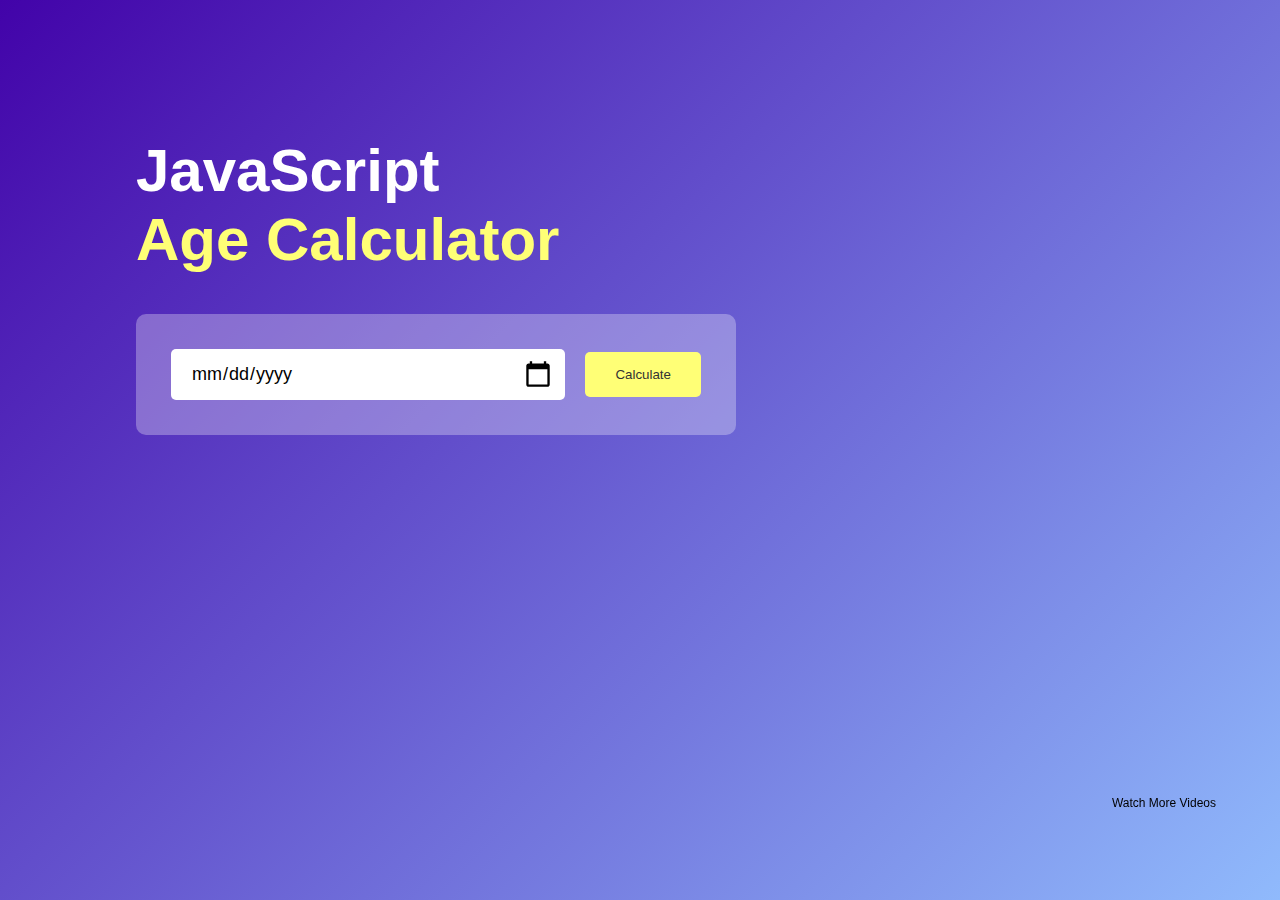
<file: Age Calculator/index.html>
<!DOCTYPE html>
<html>
<head>
    <meta name="viewport" content="width=device-width, initial-scale=1.0">
    <title>Age Calculator - Easy Tutorials</title>
    <link rel="stylesheet" href="style.css">
</head>
<body>
<div class="container">
    <div class="calculator">
        <h1>JavaScript<br><span>Age Calculator</span></h1>
        <div class="input-box">
            <input type="date" id="date">
            <button onclick="calculateAge()">Calculate</button>
        </div>
        <p id="result"></p>
    </div>
</div>

<script>

let userInput = document.getElementById("date");
userInput.max = new Date().toISOString().split("T")[0];
let result = document.getElementById("result");

function calculateAge(){
    let birthDate = new Date(userInput.value);

    let d1 = birthDate.getDate();
    let m1 = birthDate.getMonth() + 1;
    let y1 = birthDate.getFullYear();

    let today = new Date();

    let d2 = today.getDate();
    let m2 = today.getMonth() + 1;
    let y2 = today.getFullYear();

    let d3, m3, y3;

    y3 = y2 - y1;

    if(m2 >= m1){
        m3 = m2 - m1;
    }else{
        y3--;
        m3 = 12 + m2 - m1;
    }

    if(d2 >= d1){
        d3 = d2 - d1;
    }else{
        m3--;
        d3 = getDaysInMonth(y1, m1) + d2 - d1;
    }
    if(m3 < 0){
        m3 = 11;
        y3--;
    }
    result.innerHTML = `You are <span>${y3}</span> years, <span>${m3}</span> months and <span>${d3}</span> days old`;
}

function getDaysInMonth(year, month){
    return new Date(year, month, 0).getDate();
}


</script>
<a href="https://www.youtube.com/channel/UCkjoHfkLEy7ZT4bA2myJ8xA?sub_confirmation=1" class="watch-link">Watch More Videos</a>
</body>
</html>
</file>
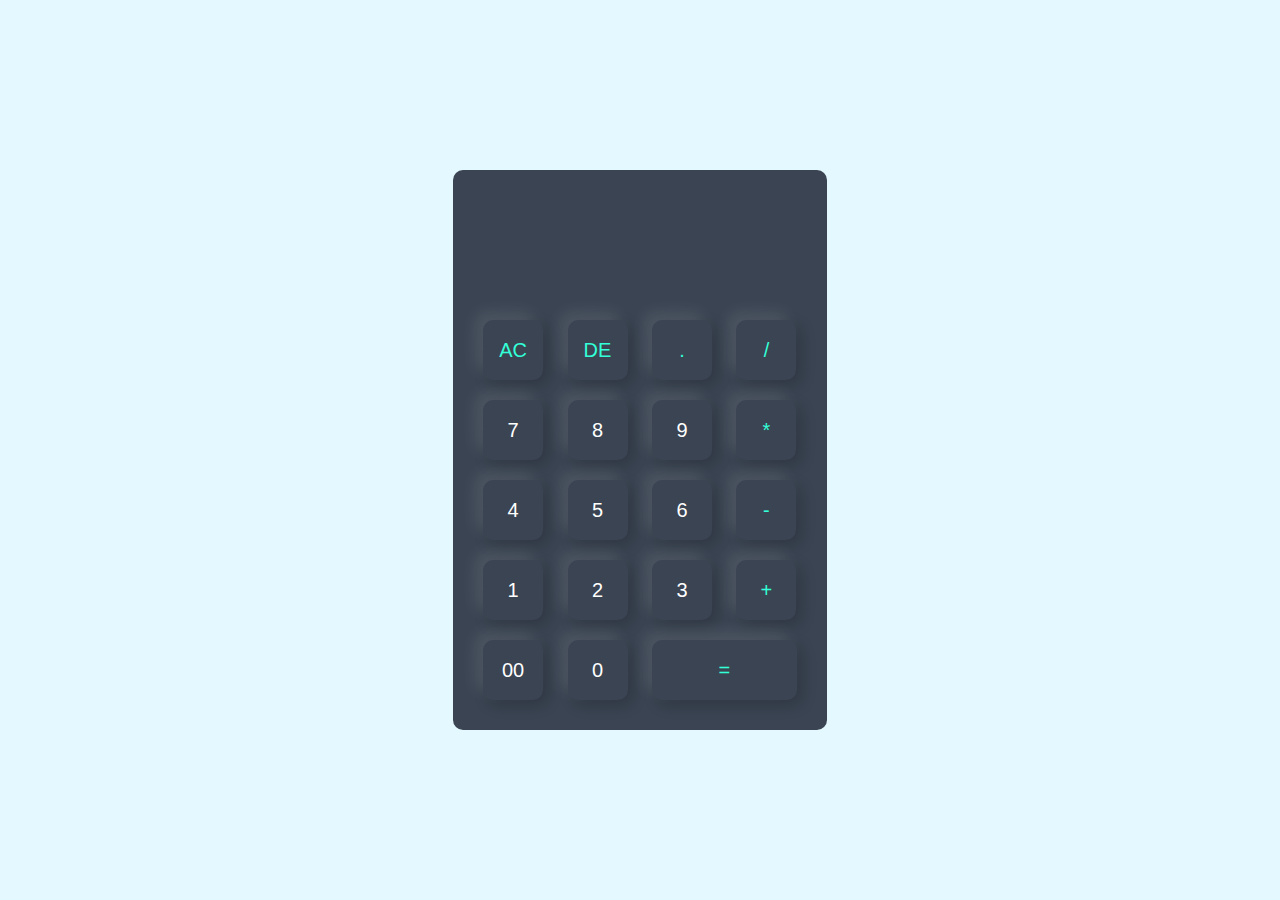
<file: Calculator/index.html>
<!DOCTYPE html>
<html>
<head>
    <meta name="viewport" content="width=device-width, initial-scale=1.0">
    <title>Calculator using javascript - Easy Tutorials</title>
    <link rel="stylesheet" href="style.css">
</head>
<body>

<div class="container">
  <div class="calculator">
    <form>
      <div class="display">
        <input type="text" name="display">
      </div>
      <div>
        <input type="button" value="AC" onclick="display.value = '' " class="operator">
        <input type="button" value="DE" onclick="display.value =  display.value.toString().slice(0,-1)" class="operator">
        <input type="button" value="." onclick="display.value += '.' " class="operator">
        <input type="button" value="/" onclick="display.value += '/' " class="operator">
      </div>
      <div>
        <input type="button" value="7" onclick="display.value += '7' ">
        <input type="button" value="8" onclick="display.value += '8' ">
        <input type="button" value="9" onclick="display.value += '9' ">
        <input type="button" value="*" onclick="display.value += '*' " class="operator">
      </div>
      <div>
        <input type="button" value="4" onclick="display.value += '4' ">
        <input type="button" value="5" onclick="display.value += '5' ">
        <input type="button" value="6" onclick="display.value += '6' ">
        <input type="button" value="-" onclick="display.value += '-' " class="operator">
      </div>
      <div>
        <input type="button" value="1" onclick="display.value += '1' ">
        <input type="button" value="2" onclick="display.value += '2' ">
        <input type="button" value="3" onclick="display.value += '3' ">
        <input type="button" value="+" onclick="display.value += '+' " class="operator">
      </div>
      <div>
        <input type="button" value="00" onclick="display.value += '00' ">
        <input type="button" value="0" onclick="display.value += '0' ">
        <input type="button" value="=" onclick="display.value = eval(display.value)" class="equal operator">
       
      </div>
    </form>
  </div>
</div>


</body>
</html>
</file>
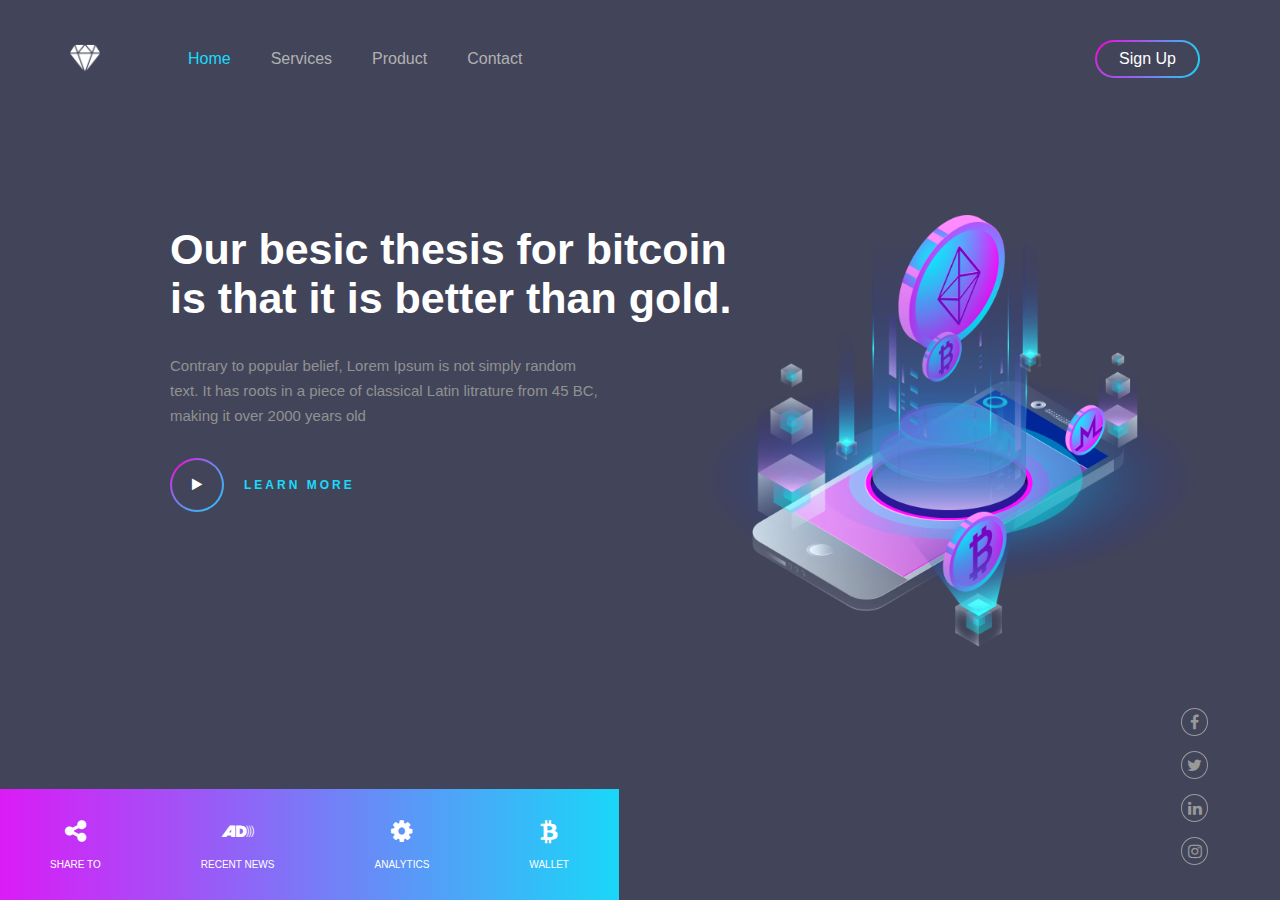
<file: Crypto Webpage/index.html>
<html>
<head>
    <title>Crypto Currency Web App - Easy Tutorials</title>
    <link rel="stylesheet" href="style.css">
    <link rel="stylesheet" href="https://stackpath.bootstrapcdn.com/font-awesome/4.7.0/css/font-awesome.min.css">
        
</head>
<body>  
    <div class="container">
        <div class="menu">
            <ul>
                <li class="logo"><img src="diamond.png"></li>
                <li class="active">Home</li>
                <li>Services</li>
                <li>Product</li>
                <li>Contact</li>
                <li><a href="#" class="signup-btn"><span>Sign Up</span></a></li>
            </ul>
        </div>
        <div class="banner">
            <div class="app-text">
                <h1>Our besic thesis for bitcoin<br>is that it is better than gold.</h1>
                <p>Contrary to popular belief, Lorem Ipsum is not simply random<br> text. It has roots in a piece of classical Latin litrature from 45 BC,<br>making it over 2000 years old</p>
                <div class="play-btn">
                    <div class="play-btn-inner"><i class="fa fa-play"></i></div>
                    <small><b>LEARN MORE</b></small>
                </div>
            </div>
            <div class="app-picture">
                <img src="Artboard.png">
            </div>
        </div>
        <div class="quick-links">
        <ul>
        <li><i class="fa fa-share-alt"></i><p>SHARE TO</p></li>
        <li><i class="fa fa-audio-description"></i><p>RECENT NEWS</p></li>
        <li><i class="fa fa-cog"></i><p>ANALYTICS</p></li>
        <li><i class="fa fa-btc"></i><p>WALLET</p></li>
        </ul>
        </div>
        <div class="social-icons">
            <ul>
                <li><a href="#"><i class="fa fa-facebook"></i></a></li>
                <li><a href="#"><i class="fa fa-twitter"></i></a></li>
                <li><a href="#"><i class="fa fa-linkedin"></i></a></li>
                <li><a href="#"><i class="fa fa-instagram"></i></a></li>
            </ul>
        </div>
    </div>
    
    
    

</body>
</html>
</file>
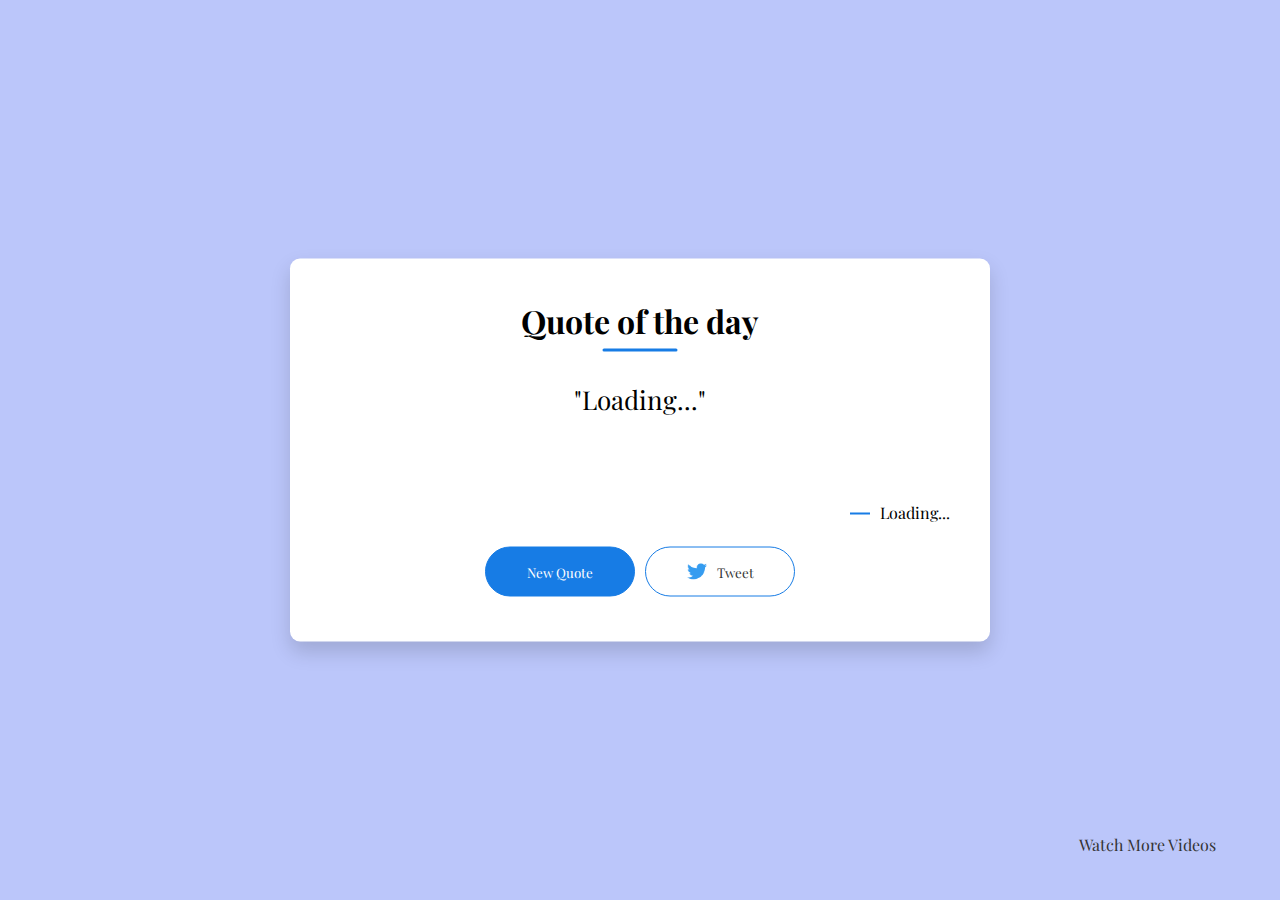
<file: daily-quote/index.html>
<!DOCTYPE html>
<html>
<head>
    <meta name="viewport" content="width=device-width, initial-scale=1.0">
    <title>Quote of the day</title>
    <link rel="stylesheet" href="style.css">
</head>
<body>

 <div class="quote-box">
    <h2>Quote of the day</h2>
    <blockquote id="quote">Loading...</blockquote>
    <span id="author">Loading...</span>
    <div>
        <button onclick="getquote(api_url)">New Quote</button>
        <button onclick="tweet()"><img src="twitter.png">Tweet</button>
    </div>
 </div>

<script>
const quote = document.getElementById("quote");
const author = document.getElementById("author");
const api_url = "https://api.quotable.io/random";

async function getquote(url){
    const response = await fetch(url);
    var data = await response.json();
    
    quote.innerHTML = data.content;
    author.innerHTML = data.author;
}

getquote(api_url);

function tweet(){
    window.open("https://twitter.com/intent/tweet?text=" + quote.innerHTML + "---- by " + author.innerHTML, "Tweet Window", "width=600, height=300");
}

</script>

<a href="https://www.youtube.com/channel/UCkjoHfkLEy7ZT4bA2myJ8xA?sub_confirmation=1" class="watch-link">Watch More Videos</a>
</body>
</html>
</file>
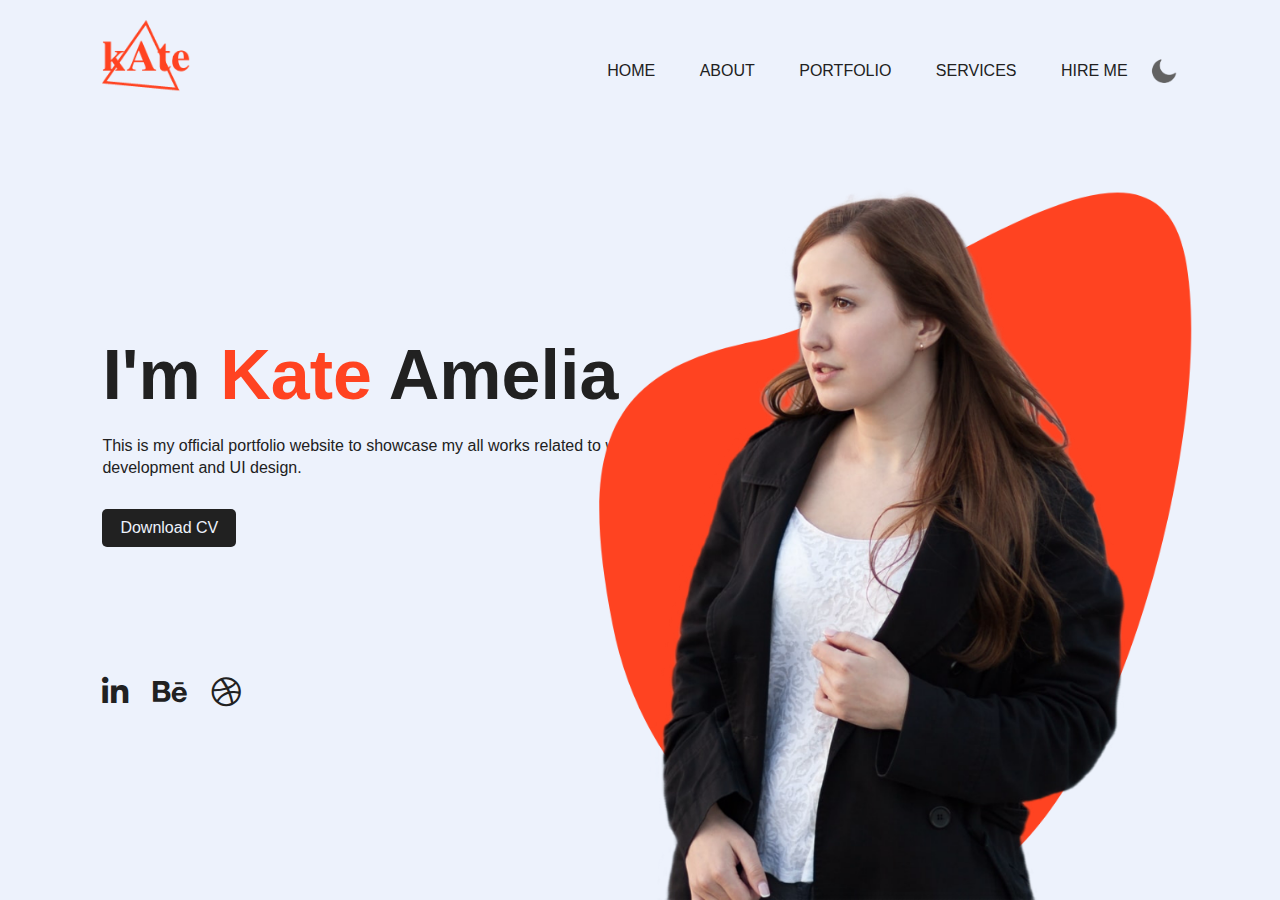
<file: Dark Theme LocalStorage/index.html>
<html>
<head>
    <title>Portfolio Website - Easy Tutorials</title>
    <link rel="stylesheet" href="style.css">
    <link rel="stylesheet" href="https://cdnjs.cloudflare.com/ajax/libs/font-awesome/5.15.1/css/all.min.css">
</head>
<body>
   <div class="hero">
       <nav>
           <img src="images/logo.png" class="logo">
           <ul>
               <li><a href="">HOME</a></li>
               <li><a href="">ABOUT</a></li>
               <li><a href="">PORTFOLIO</a></li>
               <li><a href="">SERVICES</a></li>
               <li><a href="">HIRE ME</a></li>
           </ul>
           <img src="images/moon.png" id="icon">
       </nav>
       
       <div class="info">
           <h1>I'm <span>Kate</span> Amelia</h1>
           <p>This is my official portfolio website to showcase my all works related to web<br>development and UI design.</p>
           <a href="">Download CV</a>
       </div>
       
       <div class="img-box">
           <img src="images/pattern.png" class="back-img">
           <img src="images/girl.png" class="main-img">
       </div>
       
       <div class="social-links">
           <a href=""><i class="fab fa-linkedin-in"></i></a>
           <a href=""><i class="fab fa-behance"></i></a>
           <a href=""><i class="fab fa-dribbble"></i></a>
       </div>
   </div>
       
<script>
    
    var icon = document.getElementById("icon");
    
    
    
    if(localStorage.getItem("theme") == null){
        localStorage.setItem("theme", "light");
    }
    
    
    
    let localData = localStorage.getItem("theme");
    
    if(localData == "light"){
        icon.src = "images/moon.png";
        document.body.classList.remove("dark-theme");
    }
    else if(localData == "dark"){
        icon.src = "images/sun.png";
        document.body.classList.add("dark-theme");
    }
    
    
    
    
    icon.onclick = function(){
        document.body.classList.toggle("dark-theme");
        if(document.body.classList.contains("dark-theme")){
            icon.src = "images/sun.png";
            localStorage.setItem("theme", "dark");
        }else{
            icon.src = "images/moon.png";
            localStorage.setItem("theme", "light");
        }
    }
    
    
</script>

</body>
</html>
</file>
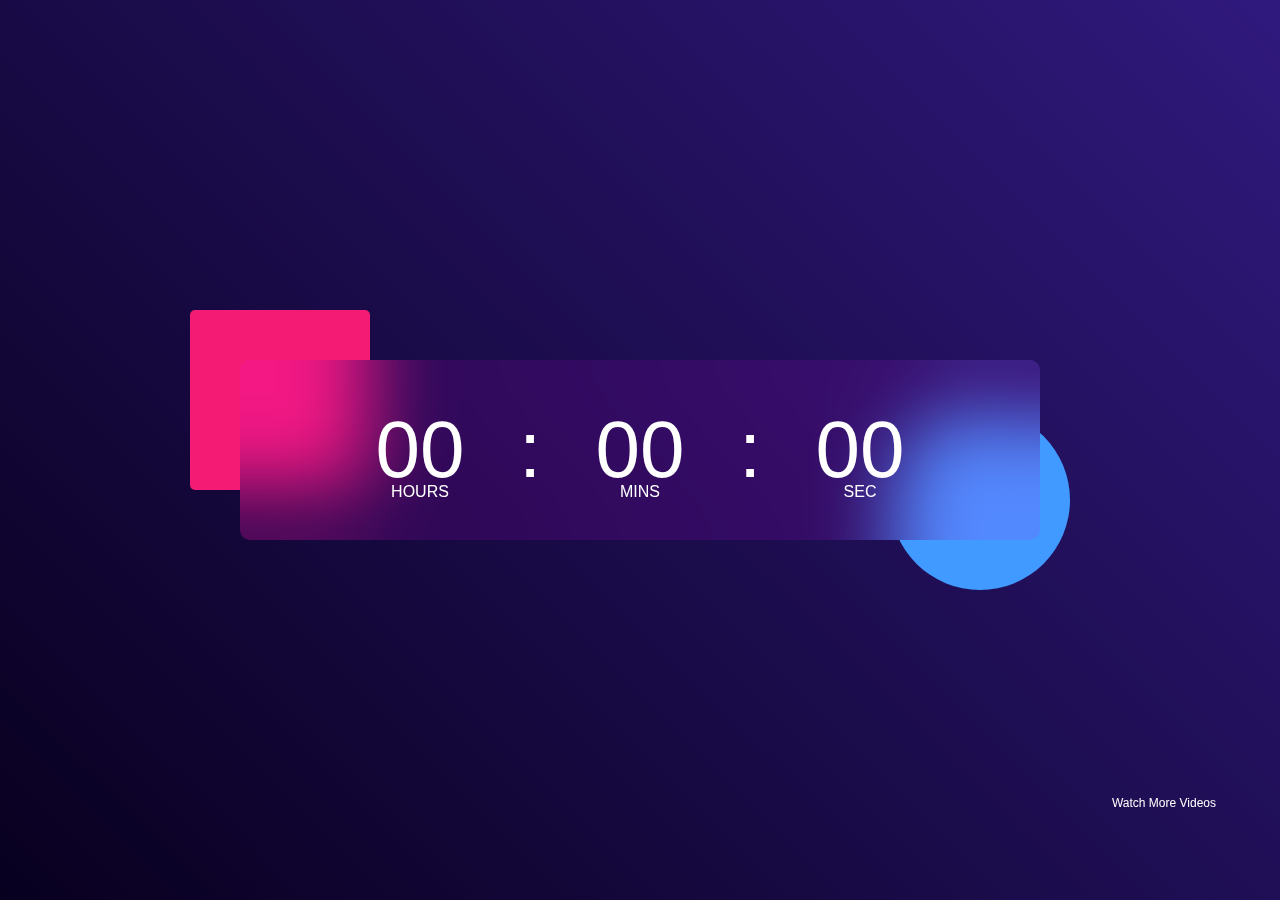
<file: DigitalClock/index.html>
<!DOCTYPE html>
<html>
<head>
    <meta name="viewport" content="width=device-width, initial-scale=1.0">
    <title>Digital Clock Using JavaScript - Easy Tutorials</title>
    <link rel="stylesheet" href="style.css">
</head>
<body>
<div class="hero">
    <div class="container">
        <div class="clock">
            <span id="hrs">00</span>
            <span>:</span>
            <span id="min">00</span>
            <span>:</span>
            <span id="sec">00</span>
        </div>
    </div>
</div>
    
<script>

let hrs = document.getElementById("hrs");
let min = document.getElementById("min");
let sec = document.getElementById("sec");

setInterval(()=>{
    let currentTime = new Date();

    hrs.innerHTML = (currentTime.getHours()<10?"0":"") + currentTime.getHours();
    min.innerHTML = (currentTime.getMinutes()<10?"0":"") + currentTime.getMinutes();
    sec.innerHTML = (currentTime.getSeconds()<10?"0":"") + currentTime.getSeconds();
},1000)



</script>
<a href="https://www.youtube.com/channel/UCkjoHfkLEy7ZT4bA2myJ8xA?sub_confirmation=1" class="watch-link">Watch More Videos</a>
</body>
</html>
</file>
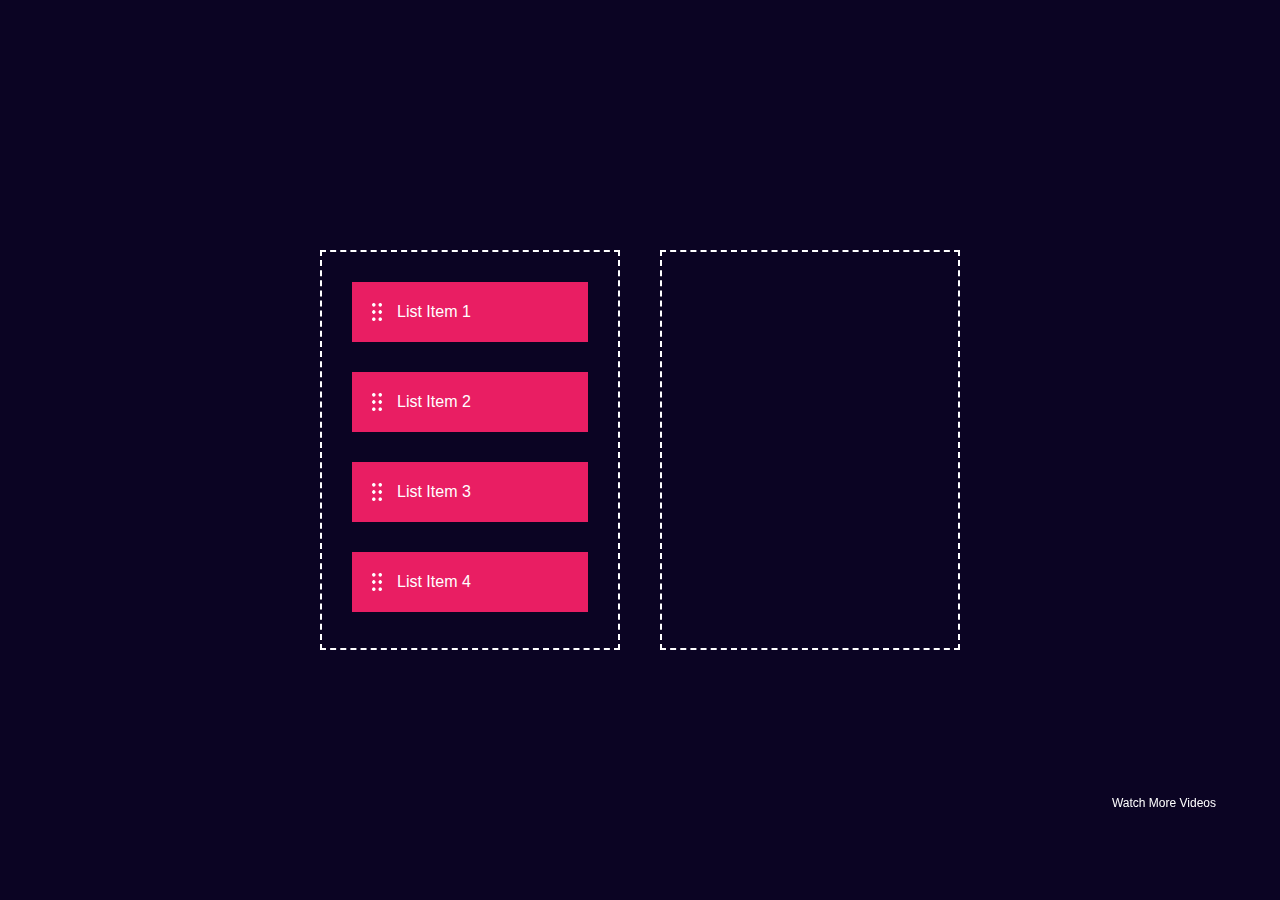
<file: Drag&Drop/index.html>
<!DOCTYPE html>
<html>
<head>
    <meta name="viewport" content="width=device-width, initial-scale=1.0">
    <title>Drag & Drop Using JavaScript - Easy Tutorials</title>
    <link rel="stylesheet" href="style.css">
</head>
<body>

<div class="container">
    <div id="left">
        <div class="list" draggable="true"><img src="icon.png"> List Item 1</div>
        <div class="list" draggable="true"><img src="icon.png"> List Item 2</div>
        <div class="list" draggable="true"><img src="icon.png"> List Item 3</div>
        <div class="list" draggable="true"><img src="icon.png"> List Item 4</div>
    </div>
    <div id="right"></div>
</div>

<script>

let lists = document.getElementsByClassName("list");
let rightBox = document.getElementById("right");
let leftBox = document.getElementById("left");

for(list of lists){
    list.addEventListener("dragstart", function(e){
        let selected = e.target;

        rightBox.addEventListener("dragover", function(e){
            e.preventDefault();
        });
        rightBox.addEventListener("drop", function(e){
            rightBox.appendChild(selected);
            selected = null;
        });

        leftBox.addEventListener("dragover", function(e){
            e.preventDefault();
        });
        leftBox.addEventListener("drop", function(e){
            leftBox.appendChild(selected);
            selected = null;
        });
    })
}

</script>
<a href="https://www.youtube.com/channel/UCkjoHfkLEy7ZT4bA2myJ8xA?sub_confirmation=1" class="watch-link">Watch More Videos</a>
</body>
</html>
</file>
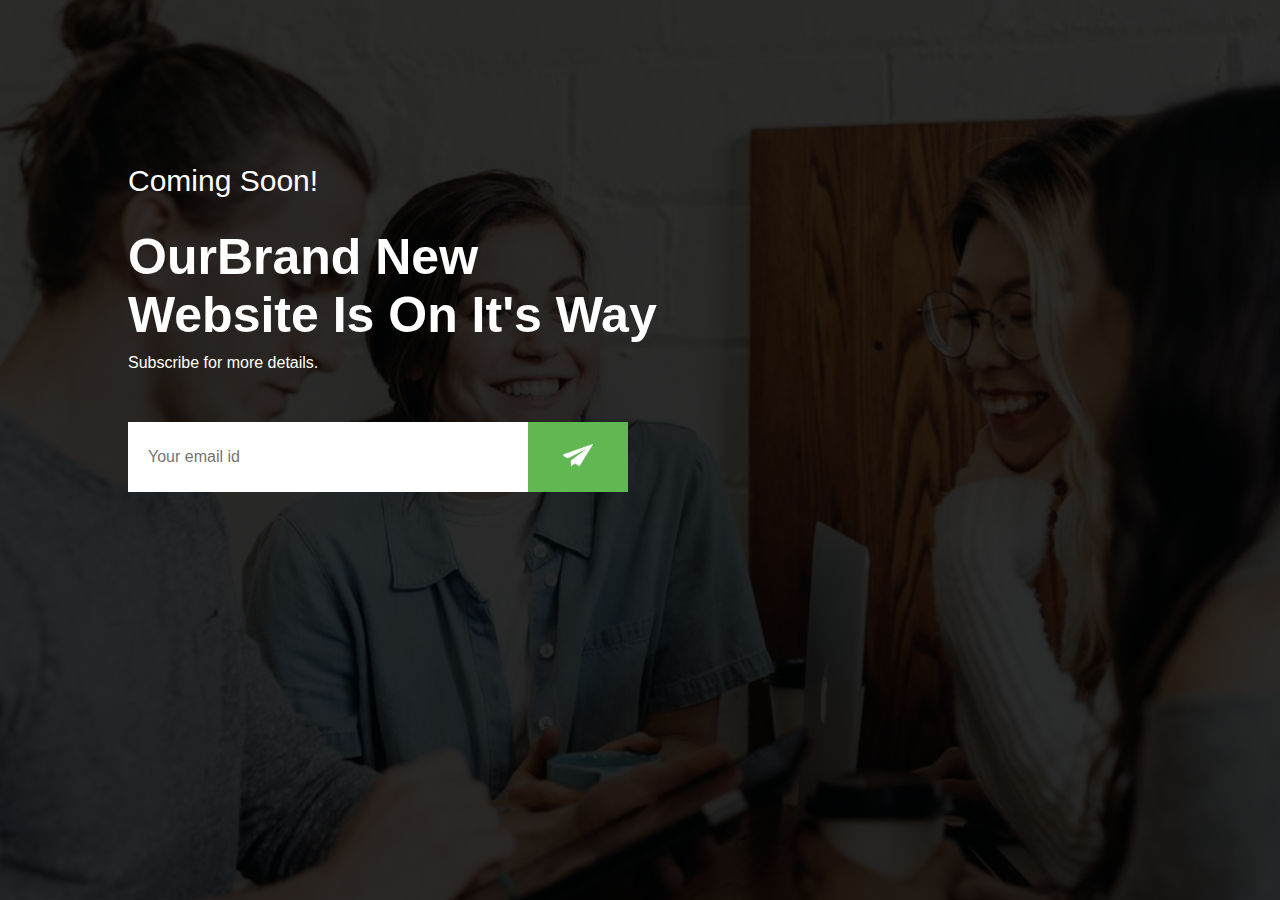
<file: email-subscription/index.html>
<!DOCTYPE html>
<html>
<head>
    <meta name="viewport" content="width=device-width, initial-scale=1.0">
    <title>Subscribe Form To Google Sheet - Easy Tutorials</title>
    <link rel="stylesheet" href="style.css">
</head>
<body>
<div class="hero">
    <h3>Coming Soon!</h3>
    <h1>OurBrand New<br>Website Is On It's Way</h1>
    <p>Subscribe for more details.</p>
    <form name="submit-to-google-sheet">
        <input type="email" name="Email" placeholder="Your email id" required>
        <button type="submit"><img src="send-icon.png" width="30px"></button>
    </form>
    <span id="msg"></span>
</div>

<script>
    const scriptURL = 'Your_Add_URL' // Write your own app script url here
    const form = document.forms['submit-to-google-sheet']
    const msg = document.getElementById("msg")
  
    form.addEventListener('submit', e => {
      e.preventDefault()
      fetch(scriptURL, { method: 'POST', body: new FormData(form)})
        .then(response => {
            msg.innerHTML = "Thank You For Subscribing!"
            setTimeout(function(){
                msg.innerHTML = ""
            },5000)
            form.reset()
        })
        .catch(error => console.error('Error!', error.message))
    })
  </script>
</body>
</html>
</file>
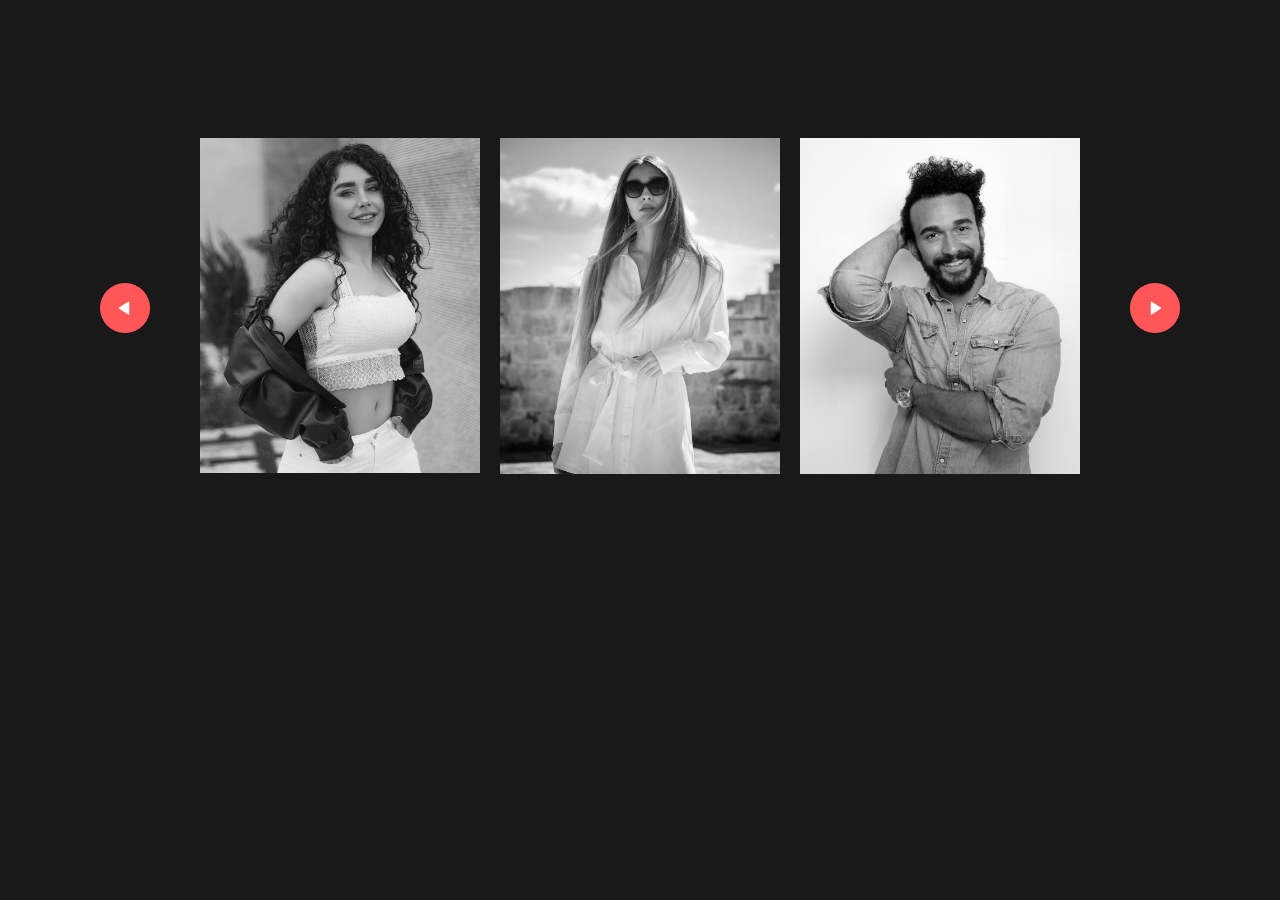
<file: h-scroll-slider/index.html>
<!DOCTYPE html>
<html>
<head>
    <meta name="viewport" content="width=device-width, initial-scale=1.0">
    <title>Horizontal Scroll Image Gallery</title>
    <link rel="stylesheet" href="style.css">
</head>
<body>
    <div class="gallery-wrap">
        <img src="images/back.png" id="backBtn">
        <div class="gallery">
            <div>
                <span><img src="images/image-1.png"></span>
                <span><img src="images/image-2.png"></span>
                <span><img src="images/image-3.png"></span>
            </div>
            <div>
                <span><img src="images/image-4.png"></span>
                <span><img src="images/image-5.png"></span>
                <span><img src="images/image-6.png"></span>
            </div>
        </div>
        <img src="images/next.png" id="nextBtn">
    </div>
    
<script>

    let scrollContainer = document.querySelector(".gallery");
    let backBtn = document.getElementById("backBtn");
    let nextBtn = document.getElementById("nextBtn");

    scrollContainer.addEventListener("wheel", (evt) => {
        evt.preventDefault();
        scrollContainer.scrollLeft += evt.deltaY;
        scrollContainer.style.scrollBehavior = "auto";
    });

    nextBtn.addEventListener("click", ()=>{
        scrollContainer.style.scrollBehavior = "smooth";
        scrollContainer.scrollLeft += 900;
    });

    backBtn.addEventListener("click", ()=>{
        scrollContainer.style.scrollBehavior = "smooth";
        scrollContainer.scrollLeft -= 900;
    });

</script>         

</body>
</html>
</file>
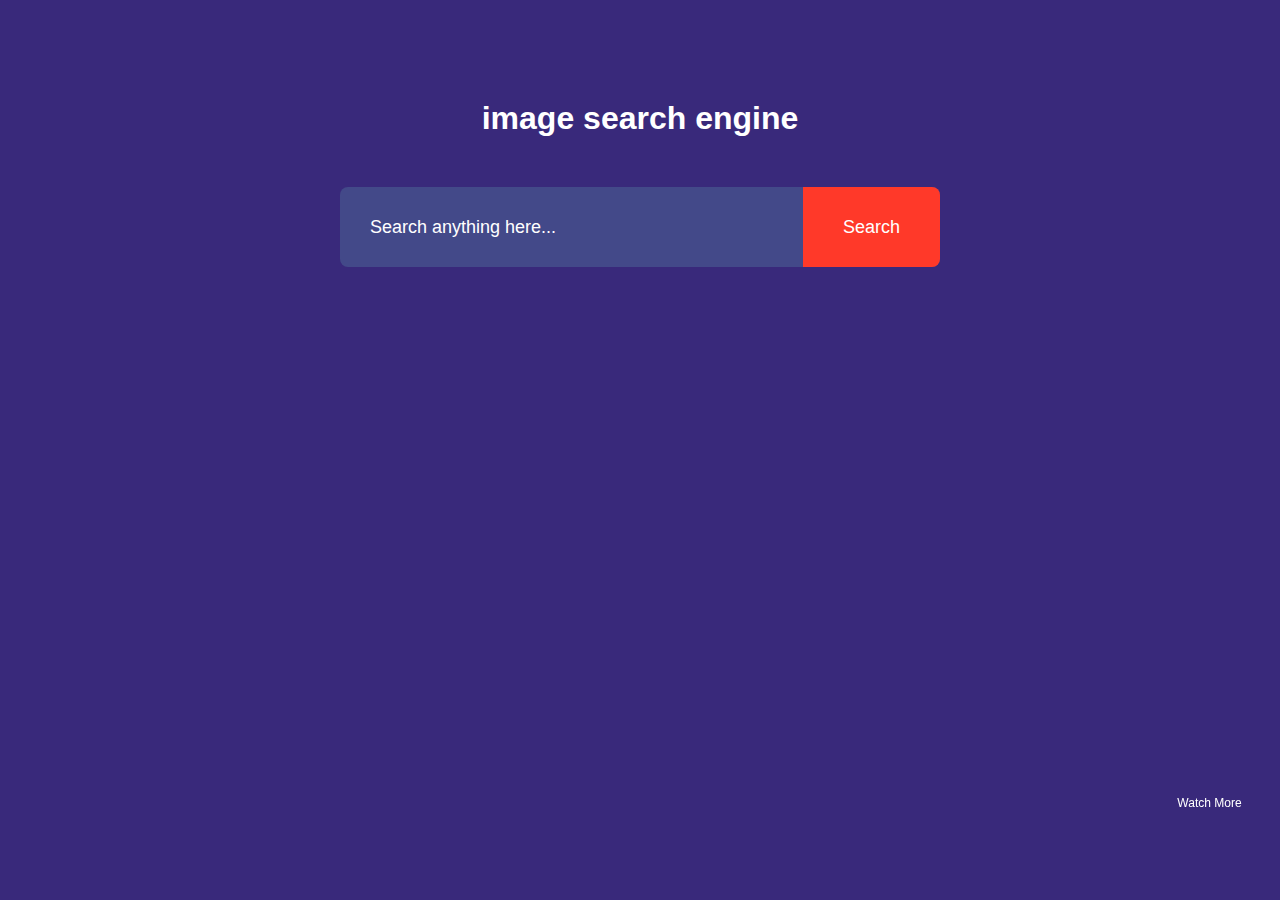
<file: imageSearch/index.html>
<!DOCTYPE html>
<html>
<head>
    <meta name="viewport" content="width=device-width, initial-scale=1.0">
    <title>Image Search Engine - Easy Tutorials</title>
    <link rel="stylesheet" href="style.css">
</head>
<body>
<h1>image search engine</h1>
<form id="search-form">
  <input type="text" id="search-box" placeholder="Search anything here...">
  <button>Search</button>
</form>
<div id="search-result"></div>
<button id="show-more-btn">Show more</button>

<script src="script.js"></script>
<a href="https://www.youtube.com/channel/UCkjoHfkLEy7ZT4bA2myJ8xA?sub_confirmation=1" class="watch-link">Watch More</a>
</body>
</html>
</file>
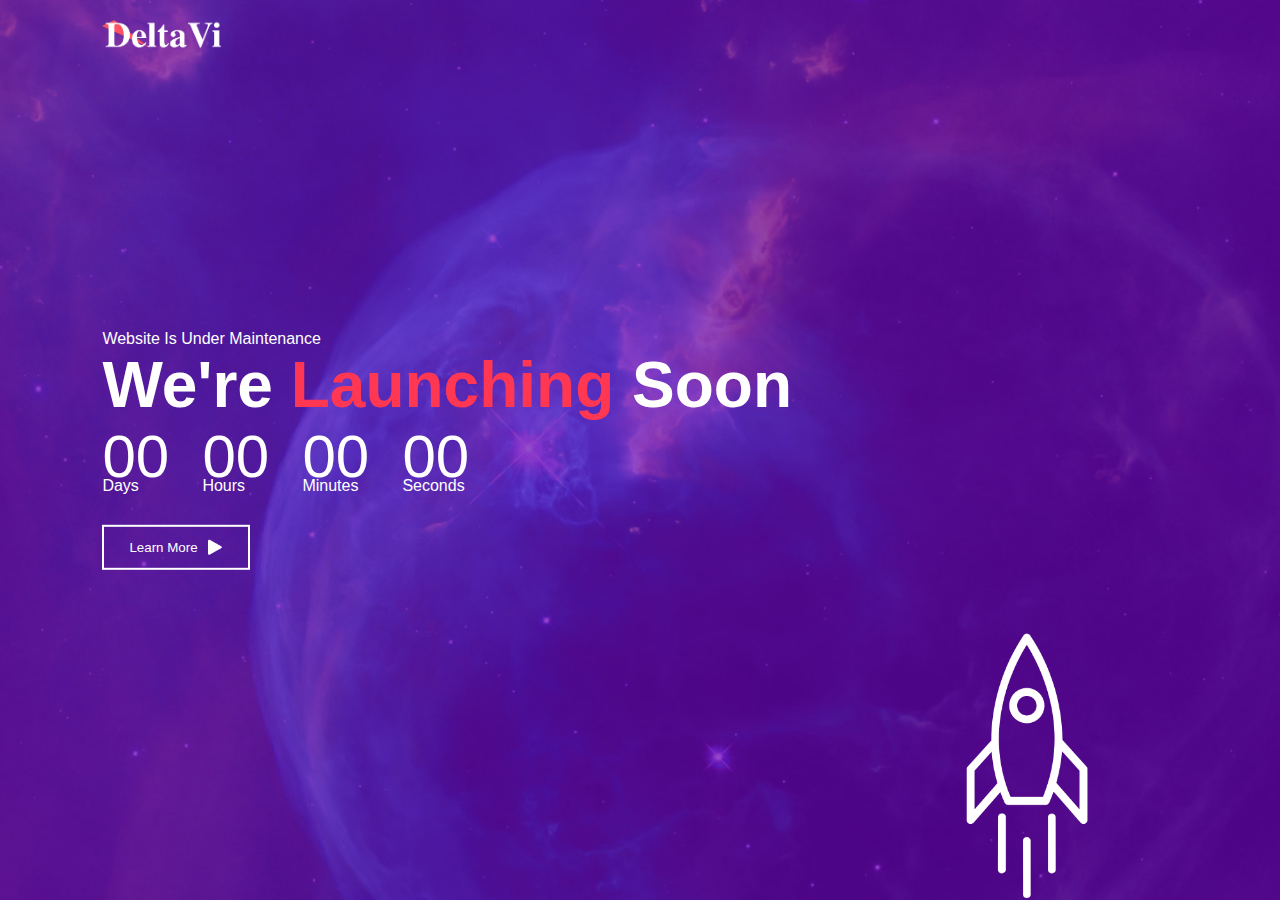
<file: Launching Soon/index.html>
<!DOCTYPE html>
<html>
<head>
    <meta name="viewport" content="width=device-width, initial-scale=1.0">
    <title>Coming Soon Page - Easy Tutorials</title>
    <link href="style.css" rel="stylesheet" type="text/css">
</head>
<body>
<div class="container">
    <img src="images/logo.png" class="logo">

    <div class="content">
        <p>Website Is Under Maintenance</p>
        <h1>We're <span>Launching</span> Soon</h1>
        <div class="launch-time">
            <div>
                <p id="days">00</p>
                <span>Days</span>
            </div>
            <div>
                <p id="hours">00</p>
                <span>Hours</span>
            </div>
            <div>
                <p id="minutes">00</p>
                <span>Minutes</span>
            </div>
            <div>
                <p id="seconds">00</p>
                <span>Seconds</span>
            </div>
        </div>
        <button type="button">Learn More <img src="images/triangle.png"></button>
    </div>
    <img src="images/rocket.png" class="rocket">
</div>

<script>
    var countDownDate = new Date("Oct 16, 2021 05:05:00").getTime();
    var x = setInterval(function(){
        var now = new Date().getTime();
        var distance = countDownDate - now;

        var days = Math.floor(distance / (1000 * 60 * 60 * 24));
        var hours = Math.floor((distance % (1000 * 60 * 60 * 24)) / (1000 * 60 * 60));
        var minutes = Math.floor((distance % (1000 * 60 * 60)) / (1000 * 60));
        var seconds = Math.floor((distance % (1000 * 60)) / 1000);

        document.getElementById("days").innerHTML = days;
        document.getElementById("hours").innerHTML = hours;
        document.getElementById("minutes").innerHTML = minutes;
        document.getElementById("seconds").innerHTML = seconds;

        if(distance < 0){
            clearInterval(x);
            document.getElementById("days").innerHTML = "00";
            document.getElementById("hours").innerHTML = "00";
            document.getElementById("minutes").innerHTML = "00";
            document.getElementById("seconds").innerHTML = "00";
        }

    },1000);


</script>

</body>
</html>
</file>
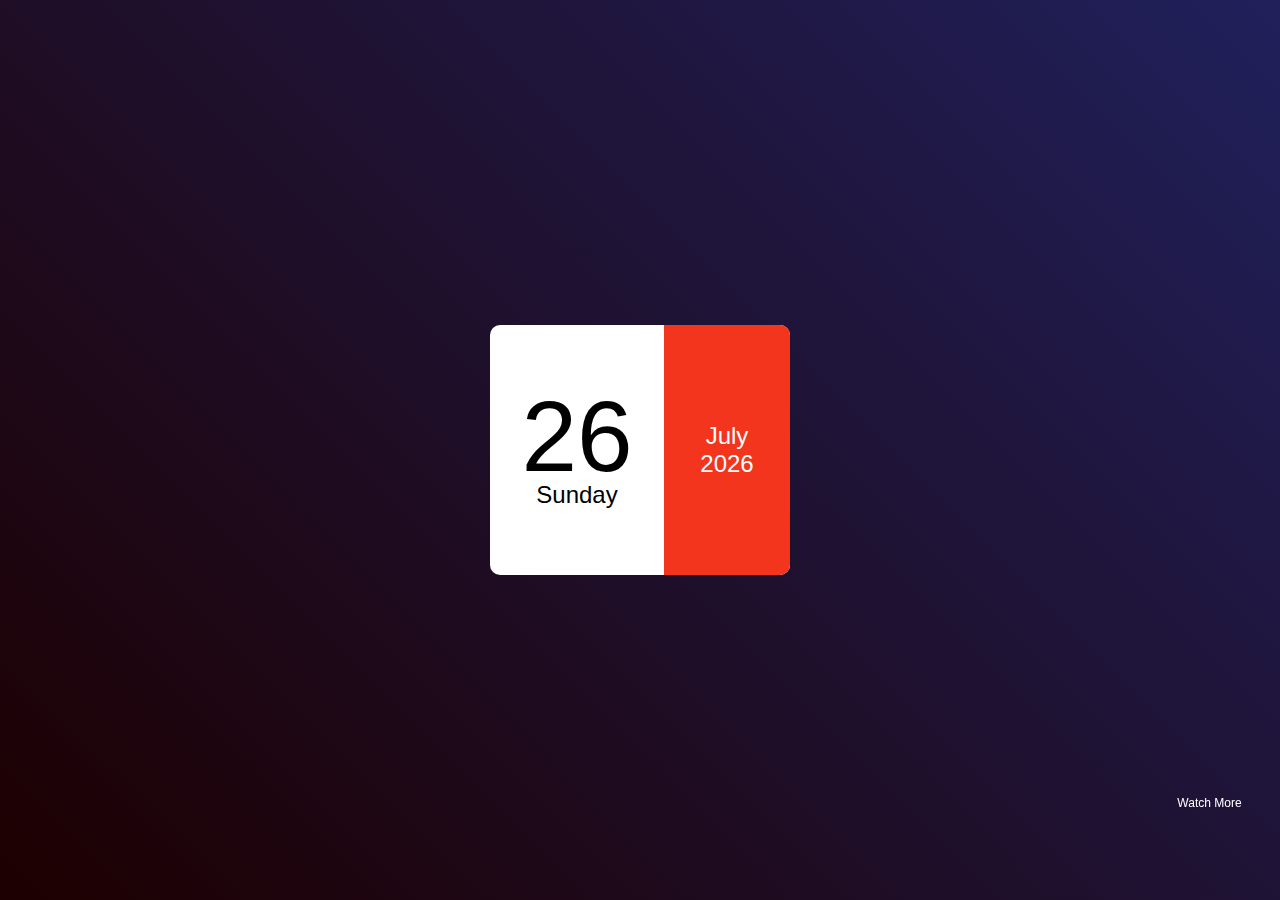
<file: Mini Calendar/index.html>
<!DOCTYPE html>
<html>
<head>
    <meta name="viewport" content="width=device-width, initial-scale=1.0">
    <title>Mini Calendar Using JavaScript - GreatStack</title>
    <link rel="stylesheet" href="style.css">
</head>
<body>
<div class="hero">
    <div class="calendar">
        <div class="left">
            <p id="date">01</p>
            <p id="day">Sunday</p>
        </div>
        <div class="right">
            <p id="month">January</p>
            <p id="year">2020</p>
        </div>
    </div>
</div>

<a href="https://www.youtube.com/channel/UCkjoHfkLEy7ZT4bA2myJ8xA?sub_confirmation=1" class="watch-link">Watch More</a>

<script>

const date = document.getElementById("date");
const day = document.getElementById("day");
const month = document.getElementById("month");
const year = document.getElementById("year");

const today = new Date();

const weekDays = ["Sunday","Monday","Tuesday","Wednesday","Thursday","Friday","Saturday"];
const allMonths = ["January","February","March","April","May","June","July","August","September","October","November","December"];

date.innerHTML = (today.getDate()<10?"0":"") + today.getDate();
day.innerHTML = weekDays[today.getDay()];
month.innerHTML = allMonths[today.getMonth()];
year.innerHTML = today.getFullYear();


</script>
</body>
</html>
</file>
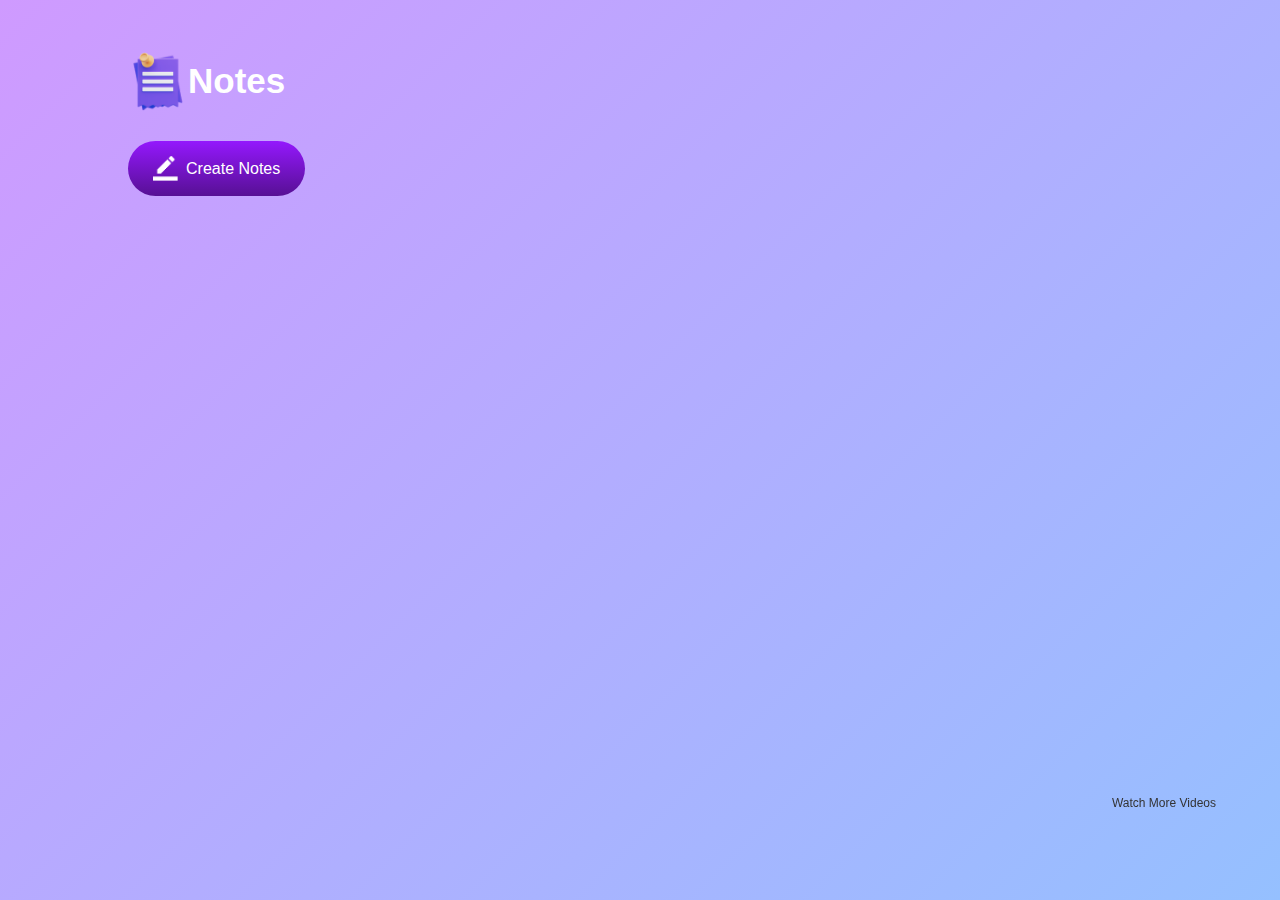
<file: notes app/index.html>
<!DOCTYPE html>
<html>
<head>
    <meta name="viewport" content="width=device-width, initial-scale=1.0">
    <title>Notes App - Easy Tutorials</title>
    <link rel="stylesheet" href="style.css">
</head>
<body>

<div class="container">
    <h1><img src="images/notes.png"> Notes</h1>
    <button class="btn"><img src="images/edit.png"> Create Notes</button>
    <div class="notes-container">
        <!-- <p contenteditable="true" class="input-box">
            <img src="images/delete.png">
        </p>     -->
    </div>
</div>
<a href="https://www.youtube.com/channel/UCkjoHfkLEy7ZT4bA2myJ8xA?sub_confirmation=1" class="watch-link">Watch More Videos</a>
<script src="script.js"></script>
</body>
</html>
</file>
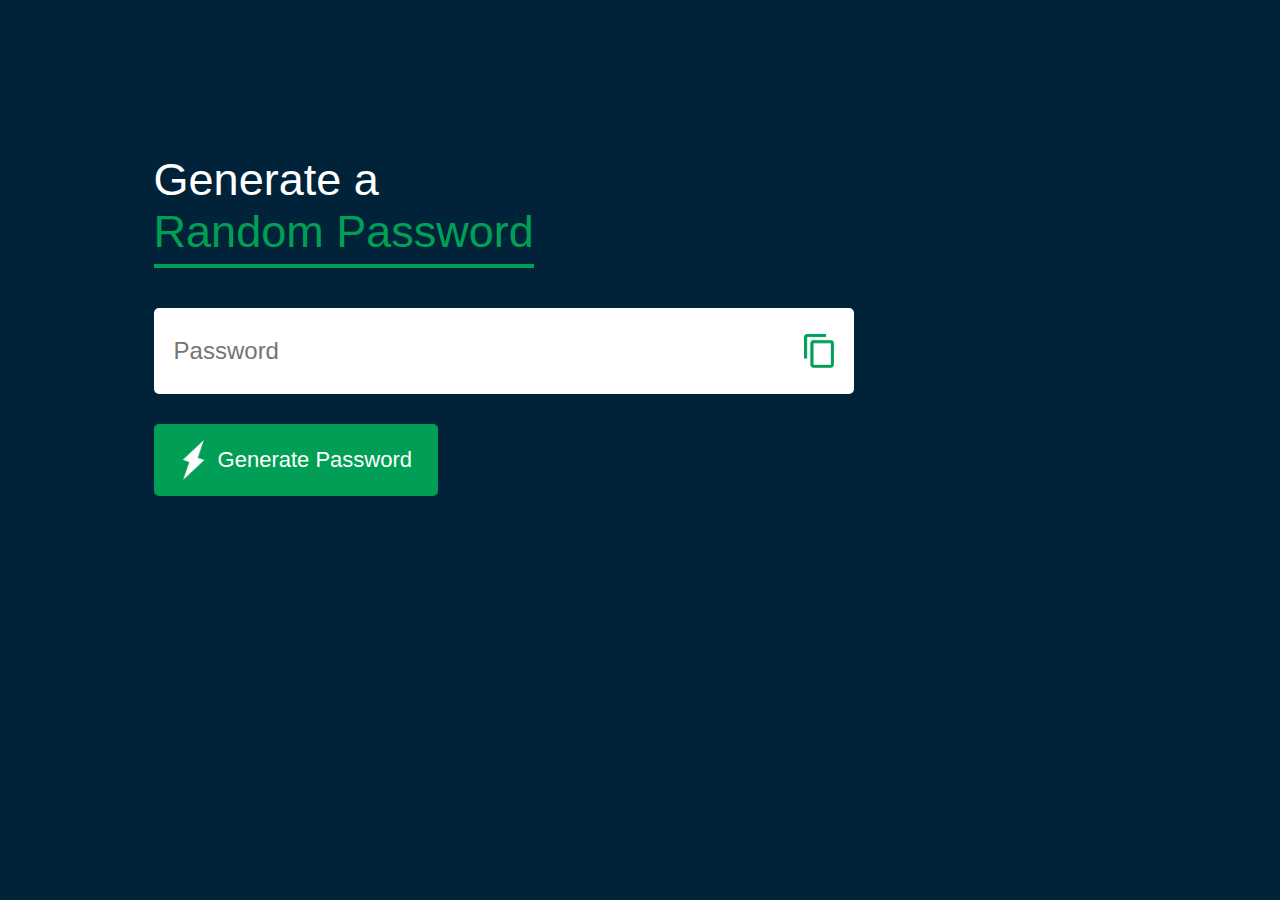
<file: password generator/index.html>
<!DOCTYPE html>
<html>
<head>
    <meta name="viewport" content="width=device-width, initial-scale=1.0">
    <title>Random Password Generator - Easy Tutorials</title>
    <link rel="stylesheet" href="style.css">
</head>
<body>
<div class="container">
    <h1>Generate a <br><span>Random Password</span></h1>
    <div class="display">
        <input type="text" id="password" placeholder="Password">
        <img src="images/copy.png" onclick="copyPassword()">
    </div>
    <button onclick="createPassword()"><img src="images/generate.png">Generate Password</button>
</div>

<script>

 const passwordBox = document.getElementById("password");
 const lenght = 12;

 const upperCase = "ABCDEFGHIJKLMNOPQRSTUVWXYZ";
 const lowerCase = "abcdefghijklmnopqrstuvwxyz";
 const number = "0123456789";
 const symbol = "@#$%^&*()_+~|}{[]></-=";

 const allChars = upperCase + lowerCase + number + symbol;

function createPassword(){
    let password = "";
    password += upperCase[Math.floor(Math.random() * upperCase.length)];
    password += lowerCase[Math.floor(Math.random() * lowerCase.length)];
    password += number[Math.floor(Math.random() * number.length)];
    password += symbol[Math.floor(Math.random() * symbol.length)];

    while(lenght > password.length){
        password += allChars[Math.floor(Math.random() * allChars.length)];
    }
    passwordBox.value = password;
}


function copyPassword(){
    passwordBox.select();
    document.execCommand("copy");
}

</script>

</body>
</html>
</file>
<file: Age Calculator/style.css>
*{
    margin: 0;
    padding: 0;
    font-family: 'Poppins', sans-serif;
    box-sizing: border-box;
}
.container{
    width: 100%;
    min-height: 100vh;
    background: linear-gradient(135deg, #4203a9, #90bafc);
    color: #fff;
    padding: 10px;
}
.calculator{
    width: 100%;
    max-width: 600px;
    margin-left: 10%;
    margin-top: 10%;
}
.calculator h1{
    font-size: 60px;
}
.calculator h1 span{
    color: #ffff76;
}
.input-box{
    margin: 40px 0;
    padding: 35px;
    border-radius: 10px;
    background: rgba(255,255,255,0.3);
    display: flex;
    align-items: center;
}
.input-box input{
    flex: 1;
    margin-right: 20px;
    padding: 14px 20px;
    border: 0;
    outline: 0;
    font-size: 18px;
    border-radius: 5px;
    position: relative;
}
.input-box button{
    background: #ffff76;
    border: 0;
    outline: 0;
    padding: 15px 30px;
    border-radius: 5px;
    font-weight: 500;
    color: #333;
    cursor: pointer;
}
.input-box input::-webkit-calendar-picker-indicator{
    top: 0;
    left: 0;
    right: 0;
    bottom: 0;
    width: auto;
    height: auto;
    position: absolute;
    background-position: calc(100% - 10px);
    background-size: 30px;
    cursor: pointer;
}
#result{
    font-size: 20px;
}
#result span{
    color: #ffff76;
}
.watch-link{
    position: fixed;
    bottom: 10%;
    right: 5%;
    font-size: 12px;
    text-decoration: none;
    color: #000;
}
</file>
<file: Calculator/style.css>
*{
    margin: 0;
    padding: 0;
    font-family: 'Poppins', sans-serif;
    box-sizing: border-box;
}


.container{
    width: 100%;
    height: 100vh;
    background: #e3f9ff;
    display: flex;
    align-items: center;
    justify-content: center;
}
.calculator{
    background: #3a4452;
    padding: 20px;
    border-radius: 10px;
}
.calculator form input{
    border: 0;
    outline: 0;
    width: 60px;
    height: 60px;
    border-radius: 10px;
    box-shadow: -8px -8px 15px rgba(255, 255, 255, 0.1),5px 5px 15px rgba(0, 0, 0, 0.2);
    background: transparent;
    font-size: 20px;
    color: #fff;
    cursor: pointer;
    margin: 10px;
}

form .display{
    display: flex;
    justify-content: flex-end;
    margin: 20px 0;
}
form .display input{
    text-align: right;
    flex: 1;
    font-size: 45px;
    box-shadow: none;
}
form input.equal{
    width: 145px;
}



form input.operator{
    color: #33ffd8;
}
</file>
<file: Crypto Webpage/style.css>
*{
    margin: 0;
    padding: 0;
    font-family: sans-serif;
}
.container{
    width: 100%;
    height: 100%;
    background: #42455a;
}
.menu ul{
    display: inline-flex;
    margin: 50px;
}
.menu ul li{
    list-style: none;
    margin: 0 20px;
    color: #b2b1b1;
    cursor: pointer;
}
.logo img{
    width: 30px;
    margin-top: -7px;
    margin-right: 48px;
}
.active{
    color: #19dafa !important; 
}
.signup-btn{
    top: 40px;
    right: 80px;
    position: absolute;
    text-decoration: none;
    color: #fff;
    border: 2px solid transparent;
    border-radius: 20px;
    background-image: linear-gradient(#42455a,#42455a),radial-gradient(circle at top left,#fd00da,#19d7f8);
    background-origin: border-box;
    background-clip: content-box,border-box;
}
.signup-btn span{
    display: block;
    padding: 8px 22px;
}
.banner{
    width: 80%;
    height: 70%;
    top: 25%;
    left: 130px;
    position: absolute;
    color: #fff;
}
.app-text{
    width: 50%;
    float: left;
}
.app-text h1{
    font-size: 43px;
    width: 640px;
    position: relative;
    margin-left: 40px;
}
.app-text p{
    width: 650px;
    font-size: 15px;
    margin: 30px 0 30px 40px;
    line-height: 25px;
    color: #919191;
}
.app-picture{
    width: 50%;
    float: right;
}
.app-picture img{
    width: 100%;
    margin-top: -20px;
    padding-left: 50px;
}
.play-btn{
    margin-left: 40px;
    display: inline-flex;
}
.play-btn-inner{
    height: 50px;
    width: 50px;
    border: 2px solid transparent;
    border-radius: 50%;
    background-image: linear-gradient(#42455a,#42455a),radial-gradient(circle at top left,#fd00da,#19d7f8);
    background-origin: border-box;
    background-clip: content-box,border-box;
    text-align: center;
}
.play-btn-inner .fa{
    padding: 18px 0;
    font-size: 13px;
    cursor: pointer;
}
small{
    margin: auto 20px;
    cursor: pointer;
    font-size: 12px;
    color: #19dafa;
    letter-spacing: 3px;
}
.quick-links{
    left: 0;
    bottom: 0;
    position: absolute;
    background: linear-gradient(to right, #db1bf6,#19d7f8);
}
.quick-links ul{
    display: inline-flex;
    margin: 30px auto;
    text-align: center;
}
.quick-links ul li{
    list-style: none;
    margin: 0 50px;
    cursor: pointer;
}
.quick-links ul li .fa{
    font-size: 25px;
    color: #fff;
}
.quick-links ul li p{
    margin-top: 15px;
    font-size: 10px;
    color: #fff;
}
.social-icons{
    right: 72px;
    bottom: 35px;
    position: absolute;
}
.social-icons ul li{
    list-style: none;
    margin-top: 15px;
    text-align: center;
}
.social-icons ul li a{
    color: #999;
    border-radius: 50%;
    border: 1px solid #999;
    padding: 5px;
    display: block;
}
</file>
<file: daily-quote/style.css>
@import url('https://fonts.googleapis.com/css2?family=Playfair+Display:ital,wght@0,500;0,600;0,700;1,400&display=swap');

*{
    margin: 0;
    padding: 0;
    box-sizing: border-box;
    font-family: 'Playfair Display', serif;
}
body{
    background: #bbc6fa;
}
.quote-box{
    background: #fff;
    width: 700px;
    position: absolute;
    top: 50%;
    left: 50%;
    transform: translate(-50%,-50%);
    padding: 40px;
    border-radius: 10px;
    text-align: center;
    box-shadow: 0 10px 20px 0px rgba(0, 0, 0, 0.15);
}
.quote-box h2{
    font-size: 32px;
    margin-bottom: 40px;
    position: relative;
}
.quote-box h2::after{
    content: '';
    width: 75px;
    height: 3px;
    border-radius: 3px;
    background: rgb(23, 124, 229);
    position: absolute;
    bottom: -10px;
    left: 50%;
    transform: translateX(-50%);
}
.quote-box blockquote{
    font-size: 26px;
    min-height: 110px;
}
.quote-box blockquote::before, .quote-box blockquote::after{
    content: '"';
}
.quote-box span{
    display: block;
    margin-top: 10px;
    float: right;
    position: relative;
}
.quote-box span::before{
    content: '';
    width: 20px;
    height: 2px;
    background: rgb(23, 124, 229);
    position: absolute;
    top: 50%;
    left: -30px;
}
.quote-box div{
    width: 100%;
    margin-top: 50px;
    display: flex;
    justify-content: center;
}
.quote-box button{
    background: rgb(23, 124, 229);
    color: #fff;
    border-radius: 25px;
    border: 1px solid rgb(23, 124, 229);
    width: 150px;
    height: 50px;
    display: flex;
    align-items: center;
    justify-content: center;
    margin: 5px;
    cursor: pointer;
}
.quote-box button img{
    width: 20px;
    margin-right: 10px;
}
.quote-box button:nth-child(2){
    background: transparent;
    color: #333;
}

 .watch-link{
   position: absolute;
   bottom: 5%;
   right: 5%;
   color: #333;
   text-decoration: none;
 }
</file>
<file: Dark Theme LocalStorage/style.css>
*{
    margin: 0;
    padding: 0;
}

:root{
    --primary-color: #edf2fc;
    --secondary-color: #212121;  
}
.dark-theme{
    --primary-color: #000106;
    --secondary-color: #fff;
}



#icon{
    width: 30px;
    cursor: pointer;
}
nav ul{
    flex: 1;
    text-align: right;
}

.hero{
    height: 100vh;
    width: 100%;
    background: var(--primary-color);
    font-family: sans-serif;
    position: relative;
}

nav{
    width: 84%;
    margin: auto;
    padding: 20px 0;
    display: flex;
    align-items: center;
    justify-content: space-between;
}

.logo{
    width: 100px;
    cursor: pointer;
}

nav ul li{
    display: inline-block;
    list-style: none;
    margin: 10px 20px;
}
nav ul li a{
    text-decoration: none;
    color: var(--secondary-color);
}
nav ul li a:hover{
    color: #ff4321;
}
.info{
    margin-left: 8%;
    margin-top: 15%;
}
.info h1{
    font-size: 70px;
    color: var(--secondary-color);
    margin-bottom: 20px;
}
span{
    color: #ff4321;
}
.info p{
    color: var(--secondary-color);
    line-height: 22px;
}
.info a{
    background: var(--secondary-color);
    padding: 10px 18px;
    text-decoration: none;
    color: var(--primary-color);
    display: inline-block;
    margin: 30px 0;
    border-radius: 5px;
}
.img-box{
    width: 45%;
    height: 80%;
    position: absolute;
    bottom: 0;
    right: 100px;
}
.img-box img{
    height: 100%;
    position: absolute;
    left: 50%;
    bottom: 0;
    transform: translateX(-50%);
    transition: bottom 1s, left 1s;
}
.img-box:hover .back-img{
    bottom: 40px;
}

.img-box:hover .main-img{
    left: 54%;
}
.social-links{
    margin-left: 8%;
    margin-top: 100px;
}

.social-links a{
    font-size: 30px;
    color: var(--secondary-color);
    margin-right: 20px;
}
.social-links a:hover{
    color: #ff4321;
}
</file>
<file: DigitalClock/style.css>
*{
    margin: 0;
    padding: 0;
    font-family: 'Poppins', sans-serif;
    box-sizing: border-box;
}
.hero{
    width: 100%;
    min-height: 100vh;
    background: linear-gradient(45deg, #08001f, #30197d);
    color: #fff;
    position: relative;
}
.container{
    width: 800px;
    height: 180px;
    position: absolute;
    top: 50%;
    left: 50%;
    transform: translate(-50%,-50%);
}
.clock{
    width: 100%;
    height: 100%;
    background: rgba(235, 0, 255, 0.11);
    border-radius: 10px;
    display: flex;
    align-items: center;
    justify-content: center;
    backdrop-filter: blur(40px);
}
.container::before{
    content: '';
    width: 180px;
    height: 180px;
    background: #f41b75;
    border-radius: 5px;
    position: absolute;
    left: -50px;
    top: -50px;
    z-index: -1;
}
.container::after{
    content: '';
    width: 180px;
    height: 180px;
    background: #419aff;
    border-radius: 50%;
    position: absolute;
    right: -30px;
    bottom: -50px;
    z-index: -1;
}
.clock span{
    font-size: 80px;
    width: 110px;
    display: inline-block;
    text-align: center;
    position: relative;
}
.clock span::after{
    
    font-size: 16px;
    position: absolute;
    bottom: -5px;
    left: 50%;
    transform: translateX(-50%);
}
#hrs::after{
    content: 'HOURS';
}
#min::after{
    content: 'MINS';
}
#sec::after{
    content: 'SEC';
}
.watch-link{
    position: fixed;
    bottom: 10%;
    right: 5%;
    font-size: 12px;
    text-decoration: none;
    color: #fff;
}
</file>
<file: Drag&Drop/style.css>
*{
    margin: 0;
    padding: 0;
    font-family: 'Poppins', sans-serif;
    box-sizing: border-box;
}
.container{
    width: 100%;
    min-height: 100vh;
    background: #0b0423;
    display: flex;
    align-items: center;
    justify-content: center;
}
#left, #right{
    width: 300px;
    min-height: 400px;
    margin: 20px;
    border: 2px dashed #fff;
}
.list{
    background: #e91e63;
    height: 60px;
    margin: 30px;
    color: #fff;
    display: flex;
    align-items: center;
    cursor: grab;
}
.list img{
    width: 10px;
    margin-right: 15px;
    margin-left: 20px;
}

.watch-link{
    position: fixed;
    bottom: 10%;
    right: 5%;
    font-size: 12px;
    text-decoration: none;
    color: #fff;
}
</file>
<file: email-subscription/style.css>
*{
    margin: 0;
    padding: 0;
    font-family: 'Poppins', sans-serif;
    box-sizing: border-box;
}
.hero{
    width: 100%;
    height: 100vh;
    background-image: linear-gradient(rgba(0,0,0,0.8),rgba(0,0,0,0.8)), url(background.png);
    background-size: cover;
    background-position: center;
    padding: 10px 10%;
    color: #fff;
}
.hero h3{
    margin-top: 15%;
    font-weight: 400;
    font-size: 30px;
}
.hero h1{
    margin-top: 30px;
    font-size: 50px;
}
.hero p{
    margin: 10px 0 50px;
}
form{
    background: #fff;
    display: flex;
    width: fit-content;
}
form input{
    border: 0;
    outline: none;
    padding: 10px 20px;
    height: 70px;
    width: 400px;
    font-size: 16px;
}
form button{
    background: #61b752;
    border: none;
    outline: none;
    height: 70px;
    width: 100px;
    cursor: pointer;
}
span{
    color: #61b752;
    margin-top: 10px;
    display: block;
}
</file>
<file: h-scroll-slider/style.css>
*{
    margin: 0;
    padding: 0;
    font-family: 'Poppins', sans-serif;
    box-sizing: border-box;
}
body{
    background: #191919;
}
.gallery{
    width: 900px;
    display: flex;
    overflow-x: scroll;
}
.gallery div{
    width: 100%;
    display: grid;
    grid-template-columns: auto auto auto;
    grid-gap: 20px;
    padding: 10px;
    flex: none;
}
.gallery div img{
    width: 100%;
    filter: grayscale(100%);
    transition: transform 0.5s;
}
.gallery::-webkit-scrollbar{
    display: none;
}
.gallery-wrap{
    display: flex;
    align-items: center;
    justify-content: center;
    margin: 10% auto;
}
#backBtn, #nextBtn{
    width: 50px;
    cursor: pointer;
    margin: 40px;
}
.gallery div img:hover{
    filter: grayscale(0);
    cursor: pointer;
    transform: scale(1.1);
}
</file>
<file: imageSearch/style.css>
*{
    margin: 0;
    padding: 0;
    font-family: 'Poppins', sans-serif;
    box-sizing: border-box;
}
body{
    background: #39297b;
    color: #fff;
}
h1{
    text-align: center;
    margin: 100px auto 50px;
    font-weight: 600;
}
form{
    width: 90%;
    max-width: 600px;
    margin: auto;
    height: 80px;
    background: #434989;
    display: flex;
    align-items: center;
    border-radius: 8px;
}
form input{
    flex: 1;
    height: 100%;
    border: 0;
    outline: 0;
    background: transparent;
    color: #fff;
    font-size: 18px;
    padding: 0 30px;
}
form button{
    padding: 0 40px;
    height: 100%;
    background: #ff3929;
    color: #fff;
    font-size: 18px;
    border: 0;
    outline: 0;
    border-top-right-radius: 8px;
    border-bottom-right-radius: 8px;
    cursor: pointer;
}
::placeholder{
    color: #fff;
    font-size: 18px;
}
#show-more-btn{
    background: #ff3929;
    color: #fff;
    border: 0;
    outline: 0;
    padding: 10px 20px;
    border-radius: 4px;
    margin: 10px auto 100px;
    cursor: pointer;
    display: none;
}
#search-result{
    width: 80%;
    margin: 100px auto 50px;
    display: grid;
    grid-template-columns: 1fr 1fr 1fr;
    grid-gap: 40px;
}
#search-result img{
    width: 100%;
    height: 230px;
    object-fit: cover;
    border-radius: 5px;
}
.watch-link{
    position: fixed;
    bottom: 10%;
    right: 3%;
    font-size: 12px;
    text-decoration: none;
    color: #fff;
}
</file>
<file: Launching Soon/style.css>
*
{
    margin: 0;
    padding: 0;
    font-family: 'poppins', sans-serif;
    box-sizing: border-box;
}
.container{
    width: 100vw;
    height: 100vh;
    background-image: url(images/background.png);
    background-position: center;
    background-size: cover;
    padding: 0 8%;
    position: relative;
}
.logo{
    width: 120px;
    padding: 20px 0;
    cursor: pointer;
}
.content{
    top: 50%;
    position: absolute;
    transform: translateY(-50%);
    color: #fff;
}
.content h1{
    font-size: 64px;
    font-weight: 600;
}
.content h1 span{
    color: #ff3753;
}
.content button{
    background: transparent;
    border: 2px solid #fff;
    outline: none;
    padding: 12px 25px;
    color: #fff;
    display: flex;
    align-items: center;
    margin-top: 30px;
    cursor: pointer;
}
.content button img{
    width: 15px;
    margin-left: 10px;
}
.launch-time{
    display: flex;
}
.launch-time div{
    flex-basis: 100px;
}
.launch-time div p{
    font-size: 60px;
    margin-bottom: -14px;
}
.rocket{
    width: 250px;
    position: absolute;
    right: 10%;
    bottom: 0;
    animation: rocket 4s linear infinite;
}
@keyframes rocket{
    0%{
        bottom: 0;
        opacity: 0;
    }
    100%{
        bottom: 105%;
        opacity: 1;
    }
}
</file>
<file: Mini Calendar/style.css>
*{
    margin: 0;
    padding: 0;
    font-family: 'Poppins', sans-serif;
    box-sizing: border-box;
}
.hero{
    width: 100%;
    min-height: 100vh;
    background: linear-gradient(45deg, #1d0000, #20205b);
    display: flex;
    align-items: center;
    justify-content: center;
}
.calendar{
    width: 300px;
    height: 250px;
    background: #fff;
    display: flex;
    align-items: center;
    border-radius: 10px;
}
.left, .right{
    
    height: 100%;
    display: flex;
    align-items: center;
    justify-content: center;
    flex-direction: column;
    font-size: 24px;
}
.right{
    width: 42%;
    background: #f4351e;
    color: #fff;
    border-top-right-radius: 10px;
    border-bottom-right-radius: 10px;
}
.left{
    width: 58%;
}
#date{
    font-size: 100px;
    line-height: 90px;
}
.watch-link{
    position: fixed;
    bottom: 10%;
    right: 3%;
    font-size: 12px;
    text-decoration: none;
    color: #fff;
}
</file>
<file: notes app/style.css>
*{
    margin: 0;
    padding: 0;
    font-family: 'Poppins', sans-serif;
    box-sizing: border-box;
}
.container{
    width: 100%;
    min-height: 100vh;
    background: linear-gradient(135deg, #cf9aff, #95c0ff);
    color: #fff;
    padding-top: 4%;
    padding-left: 10%;
}
.container h1{
    display: flex;
    align-items: center;
    font-size: 35px;
    font-weight: 600;
}
.container h1 img{
    width: 60px;
}
.container button img{
    width: 25px;
    margin-right: 8px;
}
.container button{
    display: flex;
    align-items: center;
    background: linear-gradient(#9418fd, #571094);
    color: #fff;
    font-size: 16px;
    outline: 0;
    border: 0;
    border-radius: 40px;
    padding: 15px 25px;
    margin: 30px 0 20px;
    cursor: pointer;
}
.input-box{
    position: relative;
    width: 100%;
    max-width: 500px;
    min-height: 150px;
    background: #fff;
    color: #333;
    padding: 20px;
    margin: 20px 0;
    outline: none;
    border-radius: 5px;
}
.input-box img{
    width: 25px;
    position: absolute;
    bottom: 15px;
    right: 15px;
    cursor: pointer;
}
.watch-link{
    position: fixed;
    bottom: 10%;
    right: 5%;
    font-size: 12px;
    text-decoration: none;
    color: #333;
}
</file>
<file: password generator/style.css>
*{
    margin: 0;
    padding: 0;
    font-family: 'Poppins', sans-serif;
    box-sizing: border-box;
}
body{
    background: #002339;
    color: #fff;
}
.container{
    margin: 12%;
    width: 90%;
    max-width: 700px;
}
.display{
    width: 100%;
    margin-top: 50px;
    margin-bottom: 30px;
    background: #fff;
    color: #333;
    display: flex;
    align-items: center;
    justify-content: space-between;
    padding: 26px 20px;
    border-radius: 5px;
}
.container h1{
    font-weight: 500;
    font-size: 45px;
}
.container h1 span{
    color: #019f55;
    border-bottom: 4px solid #019f55;
    padding-bottom: 7px;
}
.display img{
    width: 30px;
    cursor: pointer;
}
.display input{
    border: 0;
    outline: 0;
    font-size: 24px;
}
.container button img{
    width: 28px;
    margin-right: 10px;
}
.container button{
    border: 0;
    outline: 0;
    background: #019f55;
    color: #fff;
    font-size: 22px;
    font-weight: 300;
    display: flex;
    align-items: center;
    justify-content: center;
    padding: 16px 26px;
    border-radius: 5px;
    cursor: pointer;
}
</file>
